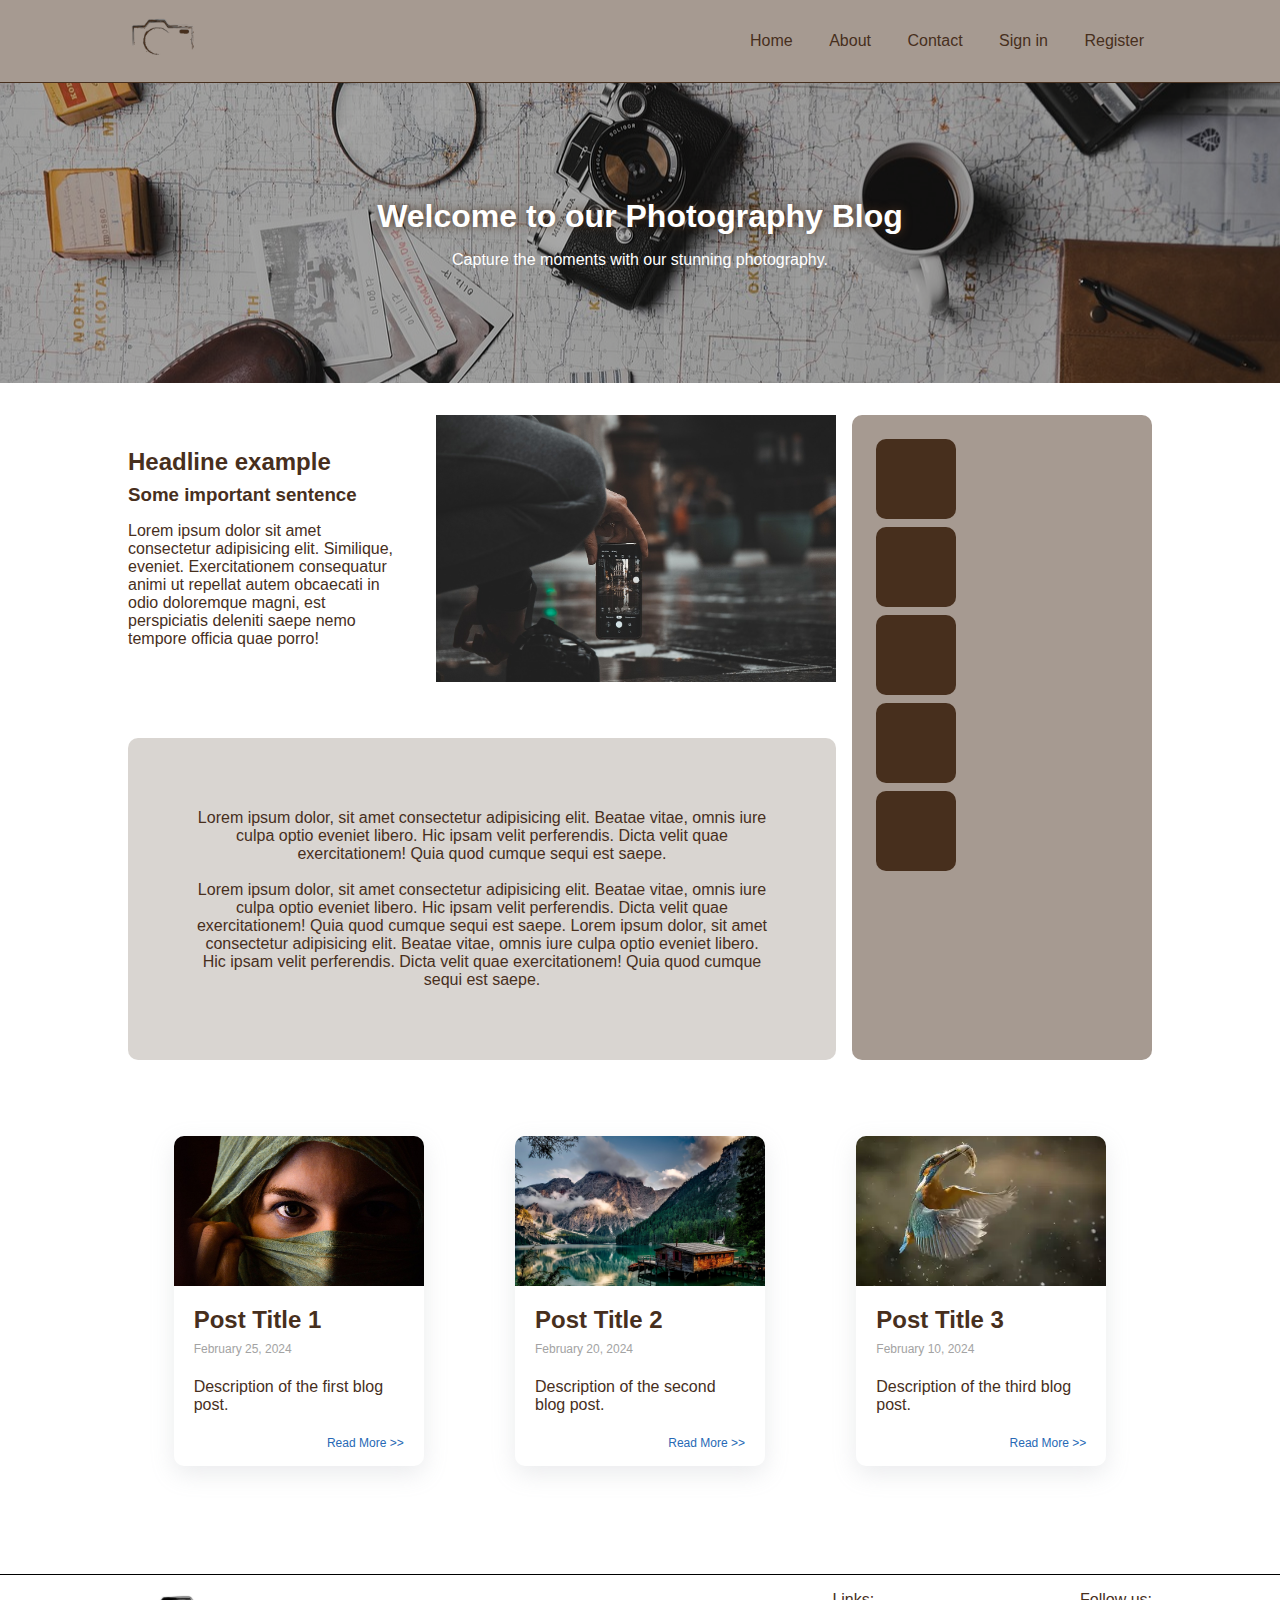
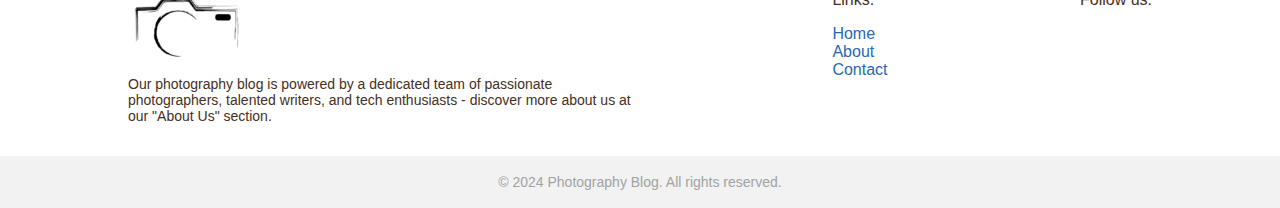
<file: Blog_domaci/index.html>
<!DOCTYPE html>
<html lang="en">

<head>
    <meta charset="UTF-8">
    <meta name="viewport" content="width=device-width, initial-scale=1.0">
    <title>Photography Blog</title>
    <link rel="stylesheet" href="./styles/index.css" />
    <link rel="stylesheet" href="https://cdnjs.cloudflare.com/ajax/libs/font-awesome/6.5.1/css/all.min.css"
        integrity="sha512-DTOQO9RWCH3ppGqcWaEA1BIZOC6xxalwEsw9c2QQeAIftl+Vegovlnee1c9QX4TctnWMn13TZye+giMm8e2LwA=="
        crossorigin="anonymous" referrerpolicy="no-referrer" />
</head>

<body>

    <div class="container">
        <header>
            <nav class="nav padding-nav">
                <img alt="logo" src="./images/logo-brown.png" />
                <ul>
                    <li><a href="/">Home</a></li>
                    <li><a href="./about.html">About</a></li>
                    <li><a href="./contact.html">Contact</a></li>
                    <li><a href="./sign-in.html">Sign in</a></li>
                    <li><a href="./register.html">Register</a></li>
                </ul>
            </nav>
            <div class="bg-image">
                <div class="absolute-content">
                    <h1>Welcome to our Photography Blog</h1>
                    <p>Capture the moments with our stunning photography.</p>
                </div>
            </div>
        </header>

        <div class="main padding-main">
            <section class="intro">
                <div class="intro-text">
                    <h2>Headline example</h2>
                    <h3>Some important sentence</h3>
                    <p>Lorem ipsum dolor sit amet consectetur adipisicing elit. Similique, eveniet. Exercitationem
                        consequatur animi ut repellat autem obcaecati in odio doloremque magni, est perspiciatis
                        deleniti saepe nemo tempore officia quae porro!</p>
                </div>
                <img class="intro-img" alt="intro" src="./images/photo-1.jpg" />
            </section>
            <section class="description">
                <p>Lorem ipsum dolor, sit amet consectetur adipisicing elit. Beatae vitae, omnis iure culpa optio
                    eveniet
                    libero. Hic ipsam velit perferendis. Dicta velit quae exercitationem! Quia quod cumque sequi est
                    saepe.
                </p>
                <p>Lorem ipsum dolor, sit amet consectetur adipisicing elit. Beatae vitae, omnis iure culpa optio
                    eveniet
                    libero. Hic ipsam velit perferendis. Dicta velit quae exercitationem! Quia quod cumque sequi est
                    saepe.
                    Lorem ipsum dolor, sit amet consectetur adipisicing elit. Beatae vitae, omnis iure culpa optio
                    eveniet
                    libero. Hic ipsam velit perferendis. Dicta velit quae exercitationem! Quia quod cumque sequi est
                    saepe.
                </p>
            </section>
            <aside class="aside-content">
                <div class="content-box"></div>
                <div class="content-box"></div>
                <div class="content-box"></div>
                <div class="content-box"></div>
                <div class="content-box"></div>
            </aside>
            <section class="card-wrapper">
                <div class="blog-card">
                    <img src="./images/portrait.jpg" alt="Post 1 Image">
                    <div class="card-content">
                        <h2>Post Title 1</h2>
                        <span>February 25, 2024</span>
                        <p>Description of the first blog post.</p>
                        <a href="./single-post.html">Read More >></a>
                    </div>
                </div>
                <div class="blog-card">
                    <img src="./images/mountains.jpg" alt="Post 2 Image">
                    <div class="card-content">
                        <h2>Post Title 2</h2>
                        <span>February 20, 2024</span>
                        <p>Description of the second blog post.</p>
                        <a href="#">Read More >></a>
                    </div>
                </div>
                <div class="blog-card">
                    <img src="./images/bird.webp" alt="Post 3 Image">
                    <div class="card-content">
                        <h2>Post Title 3</h2>
                        <span>February 10, 2024</span>
                        <p>Description of the third blog post.</p>
                        <a href="#">Read More >></a>
                    </div>
                </div>
            </section>
        </div>

        <footer class="footer">
            <div class="flex-row padding-footer">
                <div class="footer-col footer-logo">
                    <img alt="camera-logo" src="./images/logo.png" />
                    <p>Our photography blog is powered by a dedicated team of passionate photographers, talented
                        writers,
                        and
                        tech enthusiasts - discover more about us at our "About Us" section. </p>
                </div>
                <div class="footer-col">
                    <p>Links:</p>
                    <a href="/">Home</a>
                    <a href="./about.html">About</a>
                    <a href="./contact.html">Contact</a>
                </div>
                <div class="footer-col">
                    <p>Follow us:</p>
                    <div>
                        <i class="fa-brands fa-facebook"></i>
                        <i class="fa-brands fa-instagram"></i>
                        <i class="fa-brands fa-twitter"></i>
                    </div>
                </div>
            </div>
            <p class="copyright">&copy; 2024 Photography Blog. All rights reserved.</p>
        </footer>
    </div>

</body>

</html>
</file>
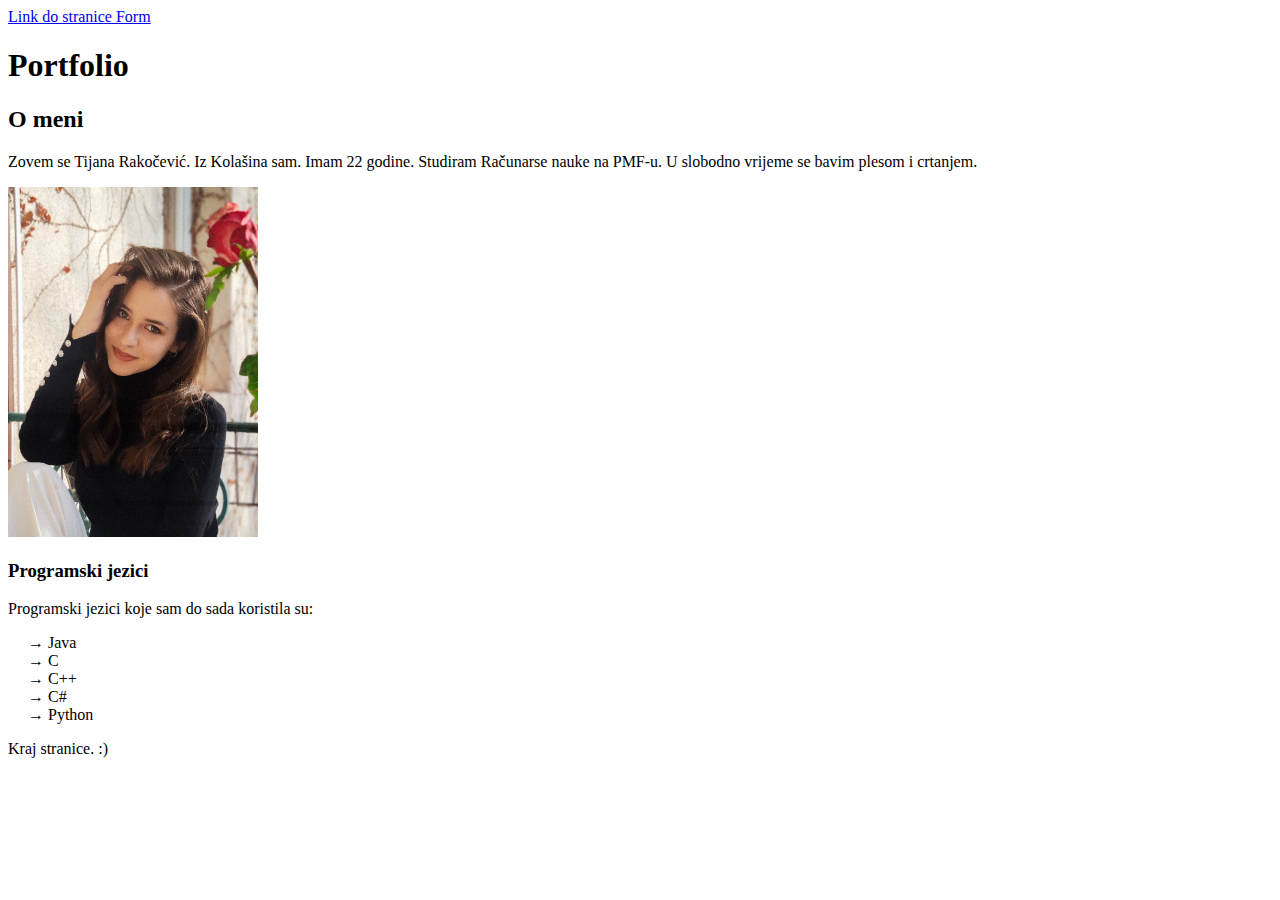
<file: domaci-1/index.html>
<!DOCTYPE html>
<html lang="en">
<head>
    <title>Portfolio</title>
</head>
<body>
    <header>
        <a href="form.html">Link do stranice Form</a>
    </header>
    <h1>Portfolio</h1>
    <h2>O meni</h2>
    <p>Zovem se Tijana Rakočević. Iz Kolašina sam. Imam 22 godine. Studiram Računarse nauke na PMF-u. U slobodno vrijeme se bavim plesom i crtanjem. </p>
    <img src="IMG_20221231_123023_124324.jpg" alt="Slika" width="250" height="350">
    <h3>Programski jezici</h3>
    <p>Programski jezici koje sam do sada koristila su:</p>
    <ul style="list-style-type: '→ ';">
        <li>Java</li>
        <li>C</li>
        <li>C++</li>
        <li>C#</li>
        <li>Python</li>
    </ul>
    <footer>
        <p>Kraj stranice. :) </p>
    </footer>
</body>
</html>
</file>
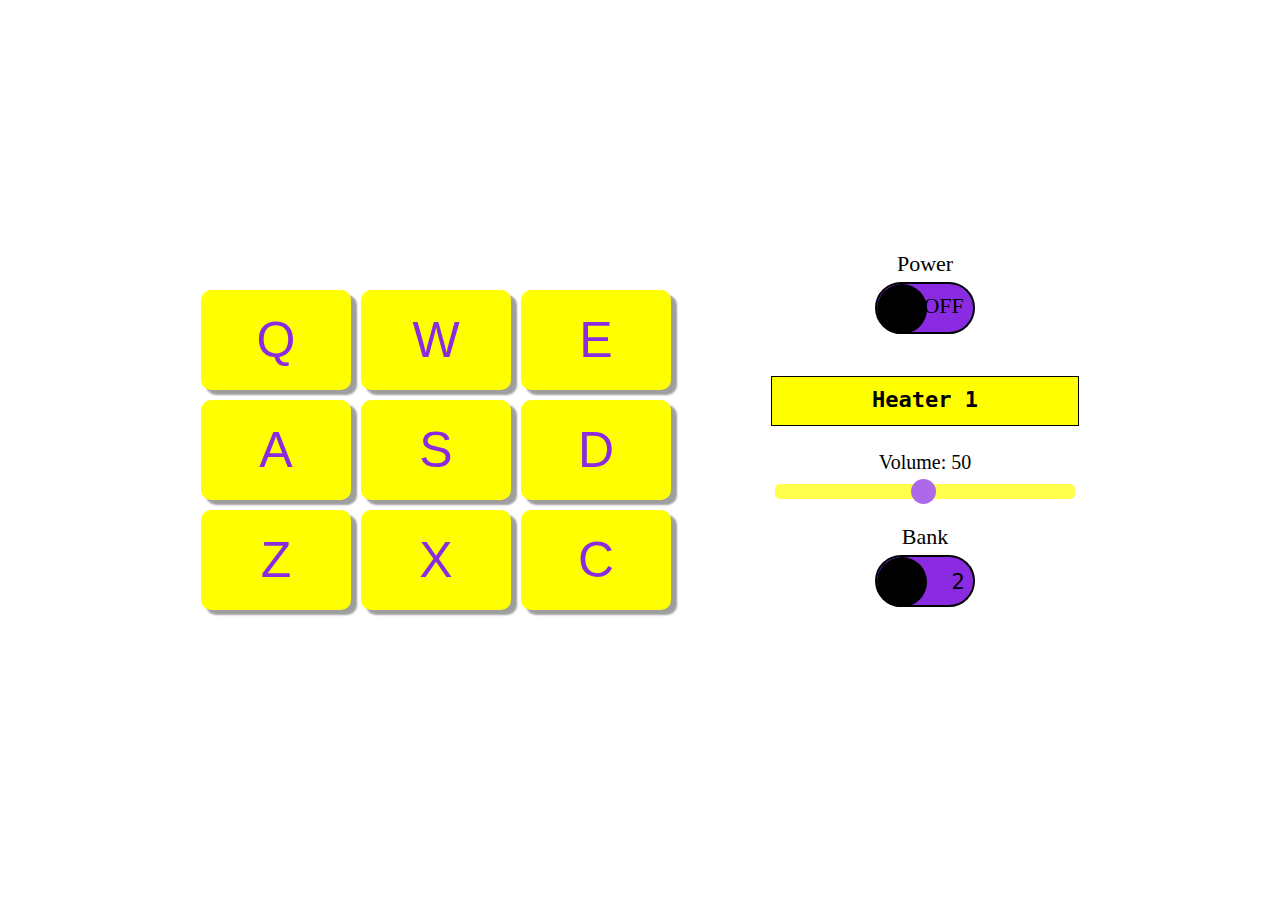
<file: domaci-5/index.html>
<!DOCTYPE html>
<html lang="en">

<head>
    <meta charset="UTF-8">
    <meta name="viewport" content="width=device-width, initial-scale=1.0">
    <title>Drum</title>
    <link rel="stylesheet" href="style.css">
</head>

<body>

    <div id="main">
        <div id="buttons">
            <button onclick="playClick(this)">Q</button>
            <button onclick="playClick(this)">W</button>
            <button onclick="playClick(this)">E</button>
            <button onclick="playClick(this)">A</button>
            <button onclick="playClick(this)">S</button>
            <button onclick="playClick(this)">D</button>
            <button onclick="playClick(this)">Z</button>
            <button onclick="playClick(this)">X</button>
            <button onclick="playClick(this)">C</button>
        </div>

        <div id="other">
            <div id="power">
                <p>Power</p>
                <input type="checkbox" id="power-switch" class="checkbox">
                <label for="power-switch" class="toggle">
                    <p id="on-off-action">ON OFF</p>
                </label>
            </div>

            <div id="heater">
                <pre id="text-field">Heater 1</pre>
            </div>

            <div id="slider-div">
                <p>Volume: <span id="vol-value">50</span></p>
                <input type="range" min="1" max="100" value="50" class="slider">
            </div>

            <div id="bank">
                <p>Bank</p>
                <input type="checkbox" id="bank-switch" class="checkbox">
                <label for="bank-switch" class="toggle">
                    <pre>1    2</pre>
                </label>
            </div>
        </div>
    </div>
    <script src="index.js"></script>
</body>

</html>
</file>
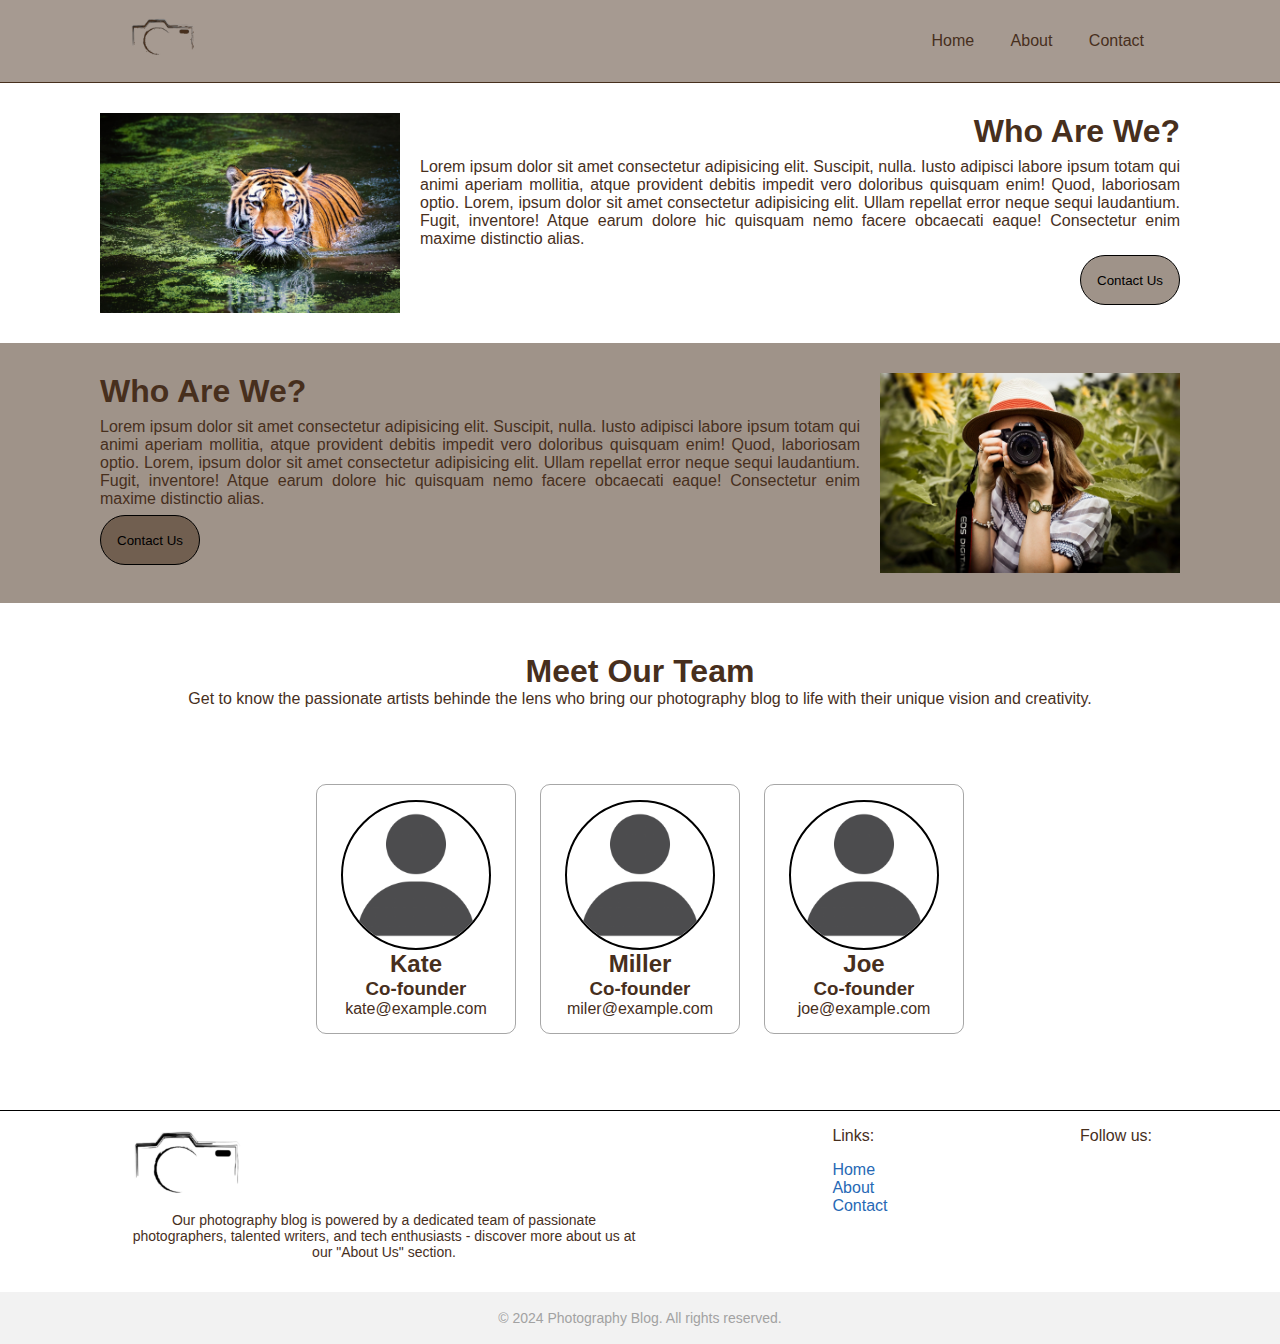
<file: Blog_domaci/about.html>
<!DOCTYPE html>
<html lang="en">

<head>
    <meta charset="UTF-8">
    <meta name="viewport" content="width=device-width, initial-scale=1.0">
    <title>About Us - Photography Blog</title>
    <link rel="stylesheet" href="./styles/about.css" />
    <link rel="stylesheet" href="https://cdnjs.cloudflare.com/ajax/libs/font-awesome/6.5.1/css/all.min.css"
        integrity="sha512-DTOQO9RWCH3ppGqcWaEA1BIZOC6xxalwEsw9c2QQeAIftl+Vegovlnee1c9QX4TctnWMn13TZye+giMm8e2LwA=="
        crossorigin="anonymous" referrerpolicy="no-referrer" />
</head>

<body>

    <div class="container">
        <header>
            <nav class="nav padding-nav">
                <img alt="logo" src="./images/logo-brown.png" />
                <ul>
                    <li><a href="./">Home</a></li>
                    <li><a href="./about.html">About</a></li>
                    <li><a href="./contact.html">Contact</a></li>
                </ul>
            </nav>
        </header>

        <section class="main">
            <div class="divs-div">
                <div id="first-div">
                    <img alt="img" src="images/tiger.jpg" class="imgs">
                    <div class="div1">
                        <h1>Who Are We?</h1>
                        <p>Lorem ipsum dolor sit amet consectetur adipisicing elit. Suscipit, nulla. Iusto adipisci
                            labore ipsum totam qui
                            animi aperiam mollitia, atque provident debitis impedit vero doloribus quisquam enim! Quod,
                            laboriosam optio.
                            Lorem, ipsum dolor sit amet consectetur adipisicing elit. Ullam repellat error neque sequi
                            laudantium.
                            Fugit, inventore! Atque earum dolore hic quisquam nemo facere obcaecati eaque! Consectetur
                            enim maxime distinctio alias.</p>
                        <a href="./contact.html"> <button>Contact Us</button> </a>
                    </div>
                </div>

                <div class="second-div">
                    <div class="div2">
                        <h1>Who Are We?</h1>
                        <p>Lorem ipsum dolor sit amet consectetur adipisicing elit. Suscipit, nulla. Iusto adipisci
                            labore ipsum totam qui
                            animi aperiam mollitia, atque provident debitis impedit vero doloribus quisquam enim! Quod,
                            laboriosam optio.
                            Lorem, ipsum dolor sit amet consectetur adipisicing elit. Ullam repellat error neque sequi
                            laudantium.
                            Fugit, inventore! Atque earum dolore hic quisquam nemo facere obcaecati eaque! Consectetur
                            enim maxime distinctio alias.</p>
                        <a href="./contact.html"> <button>Contact Us</button> </a>
                    </div>
                    <img alt="img" src="images/photographer.jpeg" class="imgs">
                </div>
            </div>

            <div class="metting">
                <div class="title-meet">
                    <h1>Meet Our Team</h1>
                    <p>Get to know the passionate artists behinde the lens who bring our photography blog to life with
                        their unique vision and creativity.</p>
                </div>

                <section class="cards">
                    <div class="card">
                        <img alt="person-icon" src="images/profile.png">
                        <h2>Kate</h2>
                        <h3>Co-founder</h3>
                        <p>kate@example.com</p>
                    </div>
                    <div class="card">
                        <img alt="person-icon" src="images/profile.png">
                        <h2>Miller</h2>
                        <h3>Co-founder</h3>
                        <p>miler@example.com</p>
                    </div>
                    <div class="card">
                        <img alt="person-icon" src="images/profile.png">
                        <h2>Joe</h2>
                        <h3>Co-founder</h3>
                        <p>joe@example.com</p>
                    </div>
                </section>
            </div>
        </section>

        <footer class="footer">
            <div class="flex-row padding-footer">
                <div class="footer-col footer-logo">
                    <img alt="camera-logo" src="./images/logo.png" />
                    <p>Our photography blog is powered by a dedicated team of passionate photographers, talented
                        writers,
                        and
                        tech enthusiasts - discover more about us at our "About Us" section. </p>
                </div>
                <div class="footer-col">
                    <p>Links:</p>
                    <a href="/">Home</a>
                    <a href="./about.html">About</a>
                    <a href="./contact.html">Contact</a>
                </div>
                <div class="footer-col">
                    <p>Follow us:</p>
                    <div>
                        <i class="fa-brands fa-facebook"></i>
                        <i class="fa-brands fa-instagram"></i>
                        <i class="fa-brands fa-twitter"></i>
                    </div>
                </div>
            </div>
            <p class="copyright">&copy; 2024 Photography Blog. All rights reserved.</p>
        </footer>
    </div>
</body>

</html>
</file>
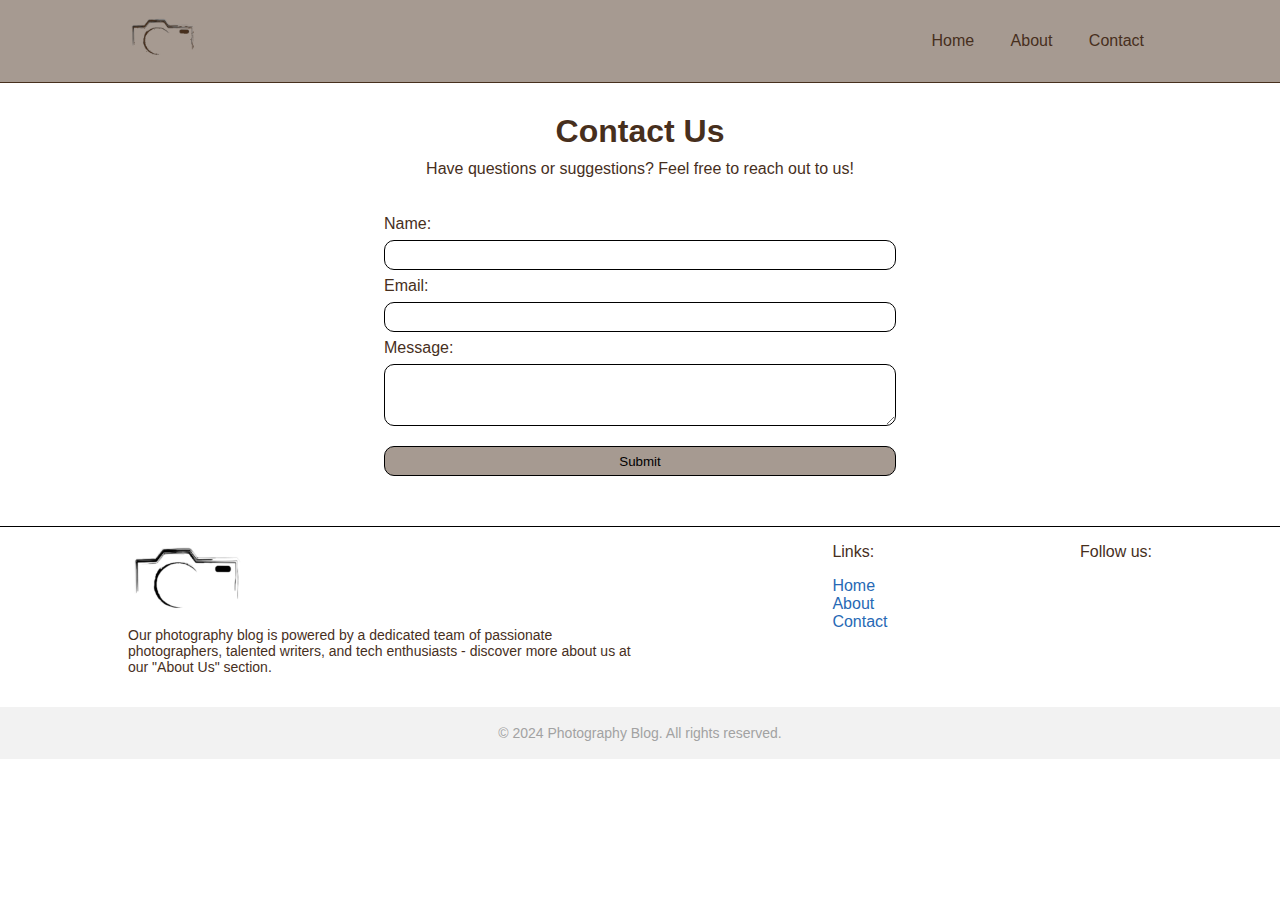
<file: Blog_domaci/contact.html>
<!DOCTYPE html>
<html lang="en">

<head>
    <meta charset="UTF-8">
    <meta name="viewport" content="width=device-width, initial-scale=1.0">
    <title>Contact Us - Photography Blog</title>
    <link rel="stylesheet" href="./styles/contact.css" />
    <link rel="stylesheet" href="https://cdnjs.cloudflare.com/ajax/libs/font-awesome/6.5.1/css/all.min.css"
        integrity="sha512-DTOQO9RWCH3ppGqcWaEA1BIZOC6xxalwEsw9c2QQeAIftl+Vegovlnee1c9QX4TctnWMn13TZye+giMm8e2LwA=="
        crossorigin="anonymous" referrerpolicy="no-referrer" />
</head>

<body>

    <div class="container">
        <header>
            <nav class="nav padding-nav">
                <img alt="logo" src="./images/logo-brown.png" />
                <ul>
                    <li><a href="./">Home</a></li>
                    <li><a href="./about.html">About</a></li>
                    <li><a href="./contact.html">Contact</a></li>
                </ul>
            </nav>
        </header>

        <section>
            <div class="title-div">
                <h1>Contact Us</h1>
                <p>Have questions or suggestions? Feel free to reach out to us!</p>
            </div>

            <div class="form-div">
                <form action="#" method="post">
                    <label for="name" id="lbl-name">Name:</label>
                    <input type="text" id="name" name="name" required>

                    <label for="email" id="lbl-email">Email:</label>
                    <input type="email" id="email" name="email" required>

                    <label for="message" id="lbl-mess">Message:</label>
                    <textarea id="message" name="message" rows="4" required></textarea>

                    <input type="submit" value="Submit" id="submit">
                </form>
            </div>
        </section>

        <footer class="footer">
            <div class="flex-row padding-footer">
                <div class="footer-col footer-logo">
                    <img alt="camera-logo" src="./images/logo.png" />
                    <p>Our photography blog is powered by a dedicated team of passionate photographers, talented
                        writers,
                        and
                        tech enthusiasts - discover more about us at our "About Us" section. </p>
                </div>
                <div class="footer-col">
                    <p>Links:</p>
                    <a href="/">Home</a>
                    <a href="./about.html">About</a>
                    <a href="./contact.html">Contact</a>
                </div>
                <div class="footer-col">
                    <p>Follow us:</p>
                    <div>
                        <i class="fa-brands fa-facebook"></i>
                        <i class="fa-brands fa-instagram"></i>
                        <i class="fa-brands fa-twitter"></i>
                    </div>
                </div>
            </div>
            <p class="copyright">&copy; 2024 Photography Blog. All rights reserved.</p>
        </footer>
    </div>
</body>

</html>
</file>
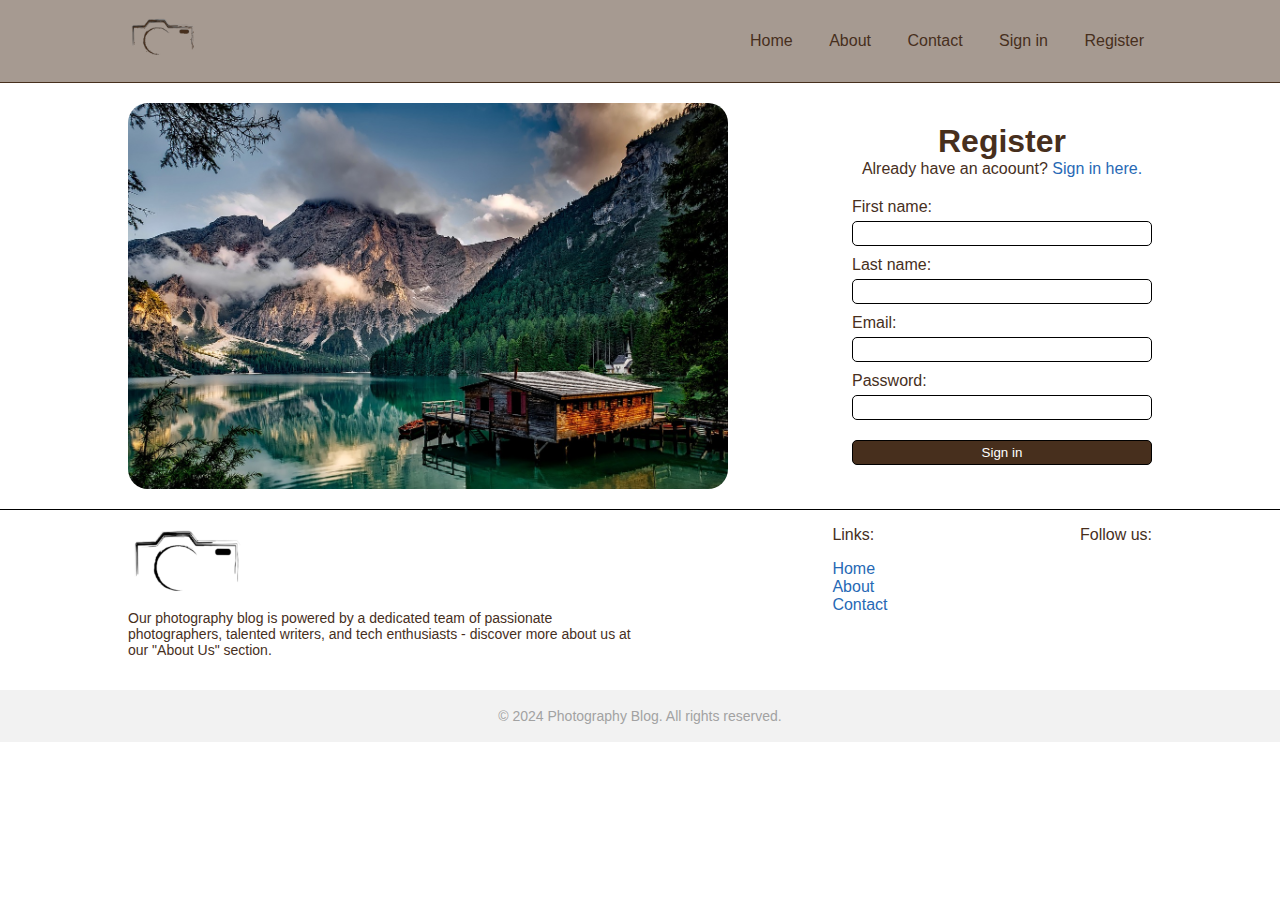
<file: Blog_domaci/register.html>
<!DOCTYPE html>
<html lang="en">

<head>
    <meta charset="UTF-8">
    <meta name="viewport" content="width=device-width, initial-scale=1.0">
    <title>Photography Blog</title>
    <link rel="stylesheet" href="./styles/register.css" />
    <link rel="stylesheet" href="https://cdnjs.cloudflare.com/ajax/libs/font-awesome/6.5.1/css/all.min.css"
        integrity="sha512-DTOQO9RWCH3ppGqcWaEA1BIZOC6xxalwEsw9c2QQeAIftl+Vegovlnee1c9QX4TctnWMn13TZye+giMm8e2LwA=="
        crossorigin="anonymous" referrerpolicy="no-referrer" />
</head>
<body>
    <div class="container">
        <header>
            <nav class="nav padding-nav">
                <img alt="logo" src="./images/logo-brown.png" />
                <ul>
                    <li><a href="./index.html">Home</a></li>
                    <li><a href="./about.html">About</a></li>
                    <li><a href="./contact.html">Contact</a></li> 
                    <li><a href="./sign-in.html">Sign in</a></li>
                    <li><a href="./register.html">Register</a></li>
                </ul>
            </nav>
        </header>
        <div class="main">
            <img class="main-img" alt="registration-img" src="images/mountains.jpg">
            <section>
                <div class="reg-title">
                    <h1>Register</h1>
                    <p>Already have an acoount? <a href="./sign_in.html">Sign in here.</a></p>
                </div>
                <form class="registration">
                    <label for="name">First name:</label>
                    <input id="name" name="name" type="text" required>

                    <label for="surname">Last name:</label>
                    <input id="surname" name="surname" type="text" required>

                    <label for="email">Email:</label>
                    <input id="email" name="email" type="email" required>

                    <label for="password">Password:</label>
                    <input id="password" name="password" type="password" required>
                    
                    <input type="submit" value="Sign in" class="sign-in">
                </form>
            </section>
        </div>
        <footer class="flex-row footer">
            <div class="padding-footer flex-row">
                <div class="footer-col footer-logo">
                    <img alt="camera-logo" src="./images/logo.png" />
                    <p>Our photography blog is powered by a dedicated team of passionate photographers, talented
                        writers,
                        and
                        tech enthusiasts - discover more about us at our "About Us" section. </p>
                </div>
                <div class="footer-col">
                    <p>Links:</p>
                    <a href="./index.html">Home</a>
                    <a href="./about.html">About</a>
                    <a href="./contact.html">Contact</a>
                </div>
                <div class="footer-col">
                    <p>Follow us:</p>
                    <div>
                        <i class="fa-brands fa-facebook"></i>
                        <i class="fa-brands fa-instagram"></i>
                        <i class="fa-brands fa-twitter"></i>
                    </div>
                </div>
            </div>
            <p class="copyright">&copy; 2024 Photography Blog. All rights reserved.</p>
        </footer>
    </div>
</body>
</html>
</file>
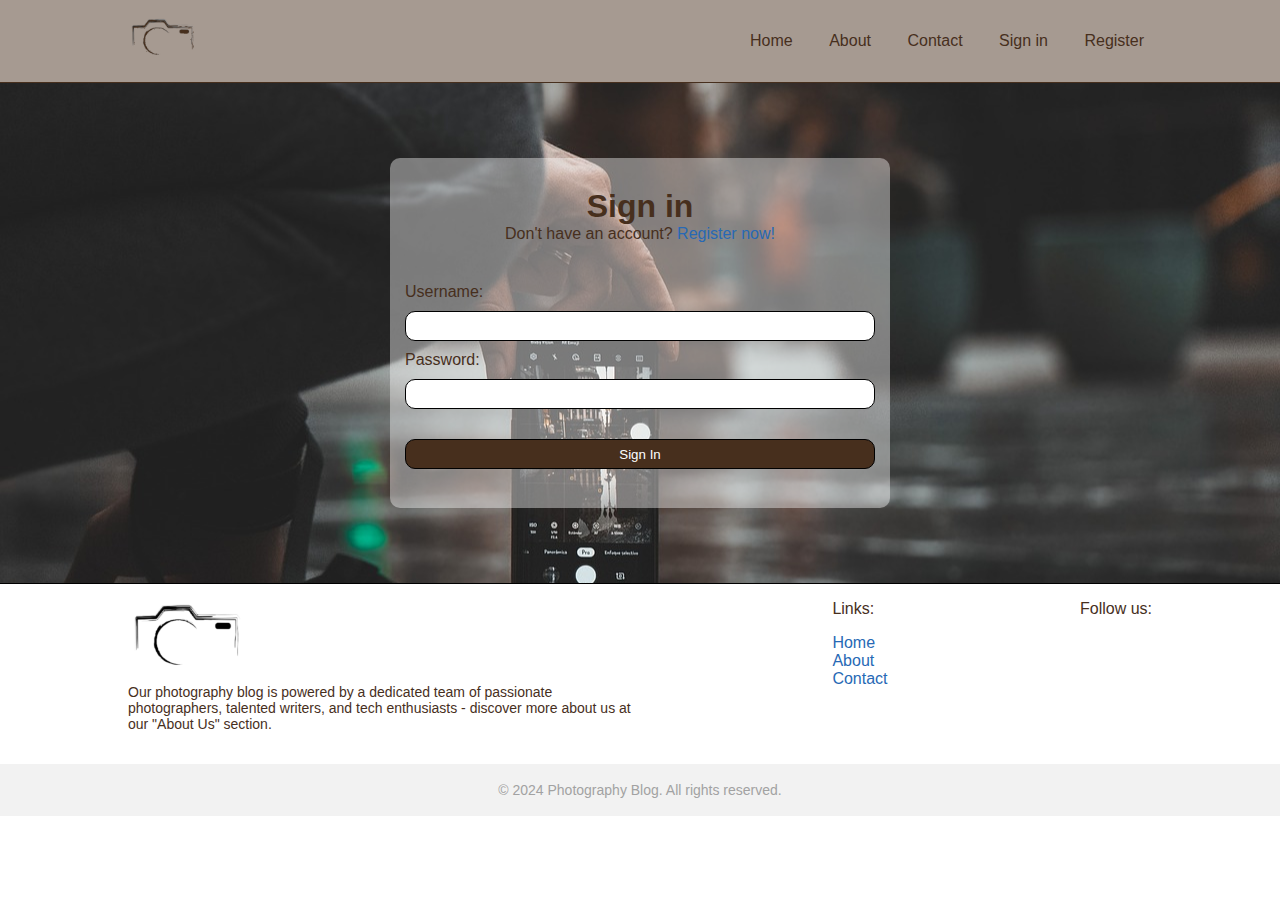
<file: Blog_domaci/sign-in.html>
<!DOCTYPE html>
<html lang="en">
<head>
    <meta charset="UTF-8">
    <meta name="viewport" content="width=device-width, initial-scale=1.0">
    <title>Photography Blog</title>
    <link rel="stylesheet" href="./styles/sign-in.css" />
    <link rel="stylesheet" href="https://cdnjs.cloudflare.com/ajax/libs/font-awesome/6.5.1/css/all.min.css"
        integrity="sha512-DTOQO9RWCH3ppGqcWaEA1BIZOC6xxalwEsw9c2QQeAIftl+Vegovlnee1c9QX4TctnWMn13TZye+giMm8e2LwA=="
        crossorigin="anonymous" referrerpolicy="no-referrer" />
</head>
<body>
    <div class="container">
        <header>
            <nav class="nav padding-nav">
                <img alt="logo" src="./images/logo-brown.png" />
                <ul>
                    <li><a href="./index.html">Home</a></li>
                    <li><a href="./about.html">About</a></li>
                    <li><a href="./contact.html">Contact</a></li> 
                    <li><a href="./sign-in.html">Sign in</a></li>
                    <li><a href="./register.html">Register</a></li>
                </ul>
            </nav>
        </header>
        <div class="main">
            <section>
                <div class="sign-title">
                    <h1>Sign in</h1>
                    <p>Don't have an account? <a href="register.html">Register now!</a></p>
                </div>
                <form>
                    <label for="name">Username:</label>
                    <input name="name" type="text" required>
        
                    <label for="password">Password:</label>
                    <input name="password" type="password" required>
        
                    <input type="submit" value="Sign In" class="sign-submit">
                </form>
            </section>
        </div>
        <footer class="flex-row footer">
            <div class="padding-footer flex-row">
                <div class="footer-col footer-logo">
                    <img alt="camera-logo" src="./images/logo.png" />
                    <p>Our photography blog is powered by a dedicated team of passionate photographers, talented
                        writers,
                        and
                        tech enthusiasts - discover more about us at our "About Us" section. </p>
                </div>
                <div class="footer-col">
                    <p>Links:</p>
                    <a href="./index.html">Home</a>
                    <a href="./about.html">About</a>
                    <a href="./contact.html">Contact</a>
                </div>
                <div class="footer-col">
                    <p>Follow us:</p>
                    <div>
                        <i class="fa-brands fa-facebook"></i>
                        <i class="fa-brands fa-instagram"></i>
                        <i class="fa-brands fa-twitter"></i>
                    </div>
                </div>
            </div>
            <p class="copyright">&copy; 2024 Photography Blog. All rights reserved.</p>
        </footer>
    </div>
</body>
</html>
</file>
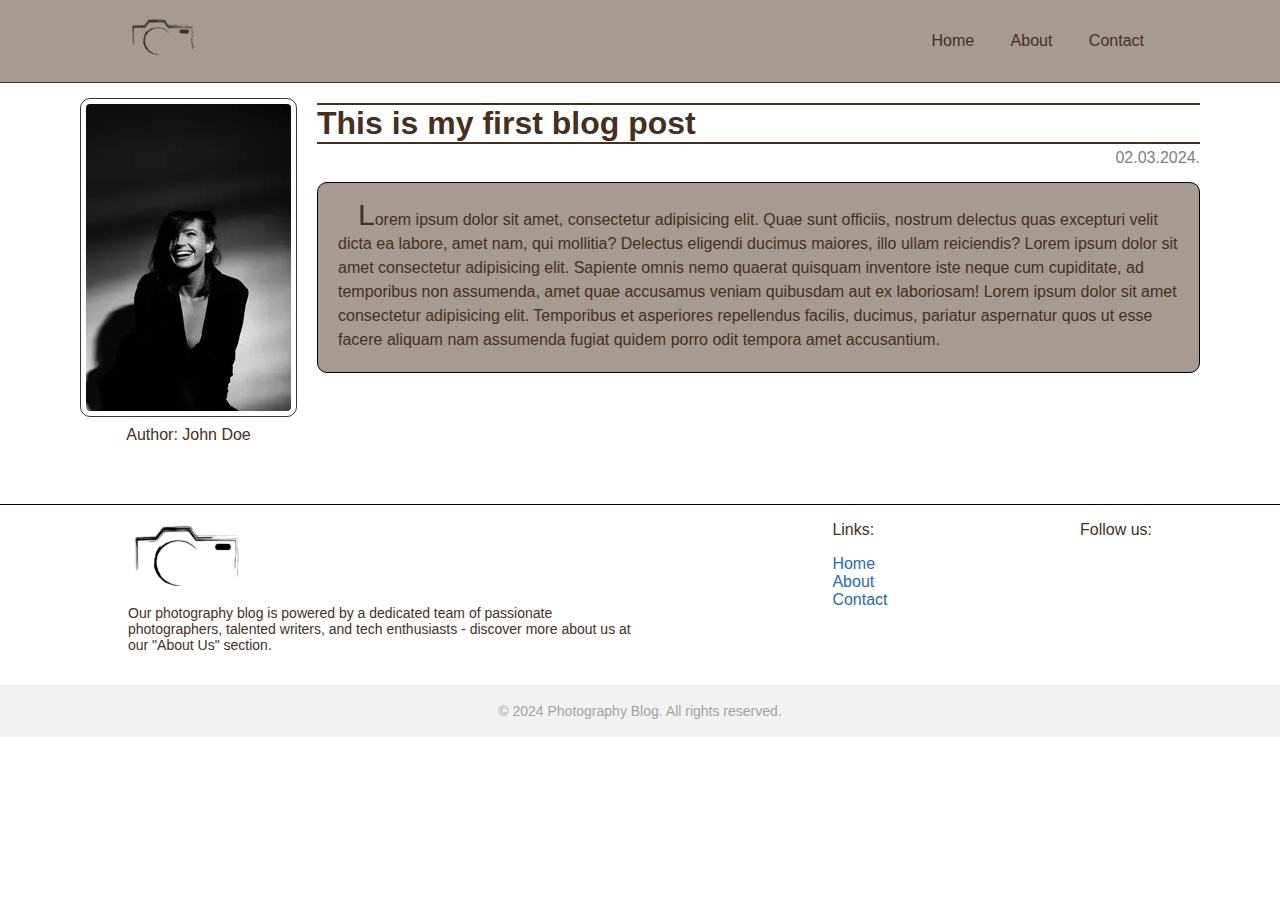
<file: Blog_domaci/single-post.html>
<!DOCTYPE html>
<html lang="en">

<head>
    <meta charset="UTF-8">
    <meta name="viewport" content="width=device-width, initial-scale=1.0">
    <title>Photography Blog</title>
    <link rel="stylesheet" href="https://cdnjs.cloudflare.com/ajax/libs/font-awesome/6.5.1/css/all.min.css"
        integrity="sha512-DTOQO9RWCH3ppGqcWaEA1BIZOC6xxalwEsw9c2QQeAIftl+Vegovlnee1c9QX4TctnWMn13TZye+giMm8e2LwA=="
        crossorigin="anonymous" referrerpolicy="no-referrer" />
    <link rel="stylesheet" href="styles/singlepost_style.css">
</head>

<body>
    <div class="container">
        <header>
            <nav class="nav padding-nav">
                <img alt="logo" src="./images/logo-brown.png" />
                <ul>
                    <li><a href="/">Home</a></li>
                    <li><a href="./about.html">About</a></li>
                    <li><a href="./contact.html">Contact</a></li>
                </ul>
            </nav>
        </header>
        <div class="content">
            <div class="img-cont">
                <img src="./images/portrait1.webp" alt="portrait">
                <p>Author: John Doe</p>
            </div>
            <div class="txt-cont">
                <h1>This is my first blog post</h1>
                <p id="date">02.03.2024.</p>
                <p id="txt">Lorem ipsum dolor sit amet, consectetur adipisicing elit. Quae sunt officiis, nostrum
                    delectus quas excepturi
                    velit dicta ea labore, amet nam, qui mollitia? Delectus eligendi ducimus maiores, illo ullam
                    reiciendis?
                    Lorem ipsum dolor sit amet consectetur adipisicing elit. Sapiente omnis nemo quaerat quisquam
                    inventore iste
                    neque cum cupiditate, ad temporibus non assumenda, amet quae accusamus veniam quibusdam aut ex
                    laboriosam!
                    Lorem ipsum dolor sit amet consectetur adipisicing elit. Temporibus et asperiores repellendus
                    facilis,
                    ducimus, pariatur aspernatur quos ut esse facere aliquam nam assumenda fugiat quidem porro odit
                    tempora amet
                    accusantium.</p>
            </div>
        </div>
        <footer class="footer">
            <div class="flex-row padding-footer">
                <div class="footer-col footer-logo">
                    <img alt="camera-logo" src="./images/logo.png" />
                    <p>Our photography blog is powered by a dedicated team of passionate photographers, talented
                        writers,
                        and
                        tech enthusiasts - discover more about us at our "About Us" section. </p>
                </div>
                <div class="footer-col">
                    <p>Links:</p>
                    <a href="/">Home</a>
                    <a href="./about.html">About</a>
                    <a href="./contact.html">Contact</a>
                </div>
                <div class="footer-col">
                    <p>Follow us:</p>
                    <div>
                        <i class="fa-brands fa-facebook"></i>
                        <i class="fa-brands fa-instagram"></i>
                        <i class="fa-brands fa-twitter"></i>
                    </div>
                </div>
            </div>
            <p class="copyright">&copy; 2024 Photography Blog. All rights reserved.</p>
        </footer>
    </div>
</body>

</html>
</file>
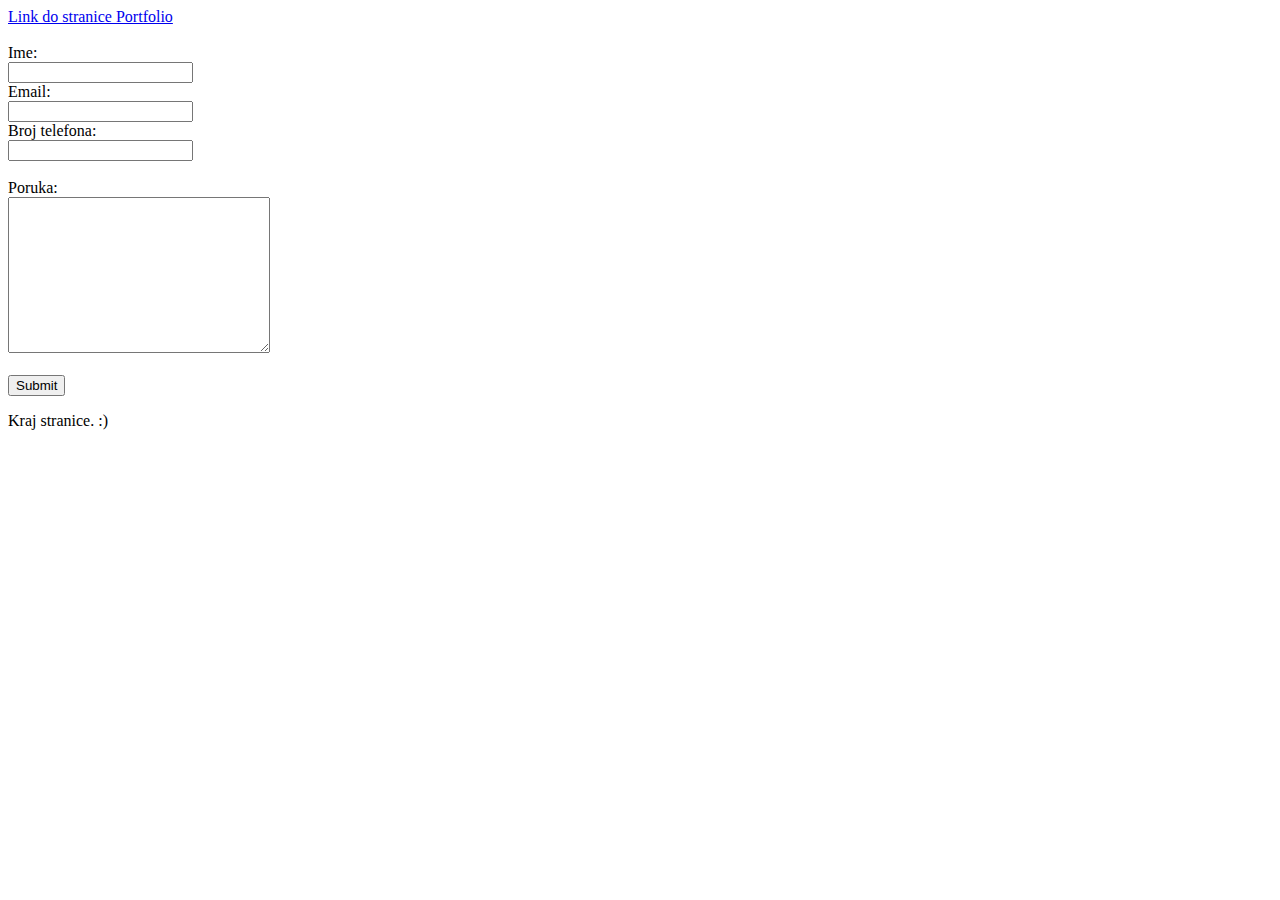
<file: domaci-1/form.html>
<!DOCTYPE html>
<html lang="en">
<head>
    <title>Form</title>
</head>
<body>
    <header>
        <a href="index.html">Link do stranice Portfolio</a>
    </header>
    <br>
    <form>
        <label for="fname">Ime:</label>
        <br>
        <input type="text" id="fname" name="fname">
        <br>
        <label for="email">Email:</label>
        <br>
        <input type="text" id="email" name="email">
        <br>
        <label for="pnum">Broj telefona:</label>
        <br>
        <input type="text" id="pnum" name="pnum">
        <br>
        <br>
        <label for="message">Poruka:</label>
        <br>
        <textarea name="message" rows="10" cols="30"></textarea>
        <br>        
        <br>
        <input type="submit" value="Submit">
      </form>
      <footer>
        <p>Kraj stranice. :) </p>
      </footer>
</body>
</html>
</file>
<file: Blog_domaci/styles/index.css>
* {
    margin: 0;
    padding: 0;
    box-sizing: border-box;
}

body {
    font-family: sans-serif;
    color: #472f1d;
}

a {
    text-decoration: none;
    color: #2769b5;
}

/* Header area */

.padding-nav {
    padding: 16px 10%;
}

.container {
    display: grid;
    grid-template-columns: 1fr;
}

.container .nav {
    background-color: #472f1d7c;
    border-bottom: 1px solid #472f1d;
    display: flex;
    flex-direction: row;
    align-items: center;
    justify-content: space-between;
}

.container .nav img {
    height: 50px;
}

.container .nav ul {
    list-style-type: none;
    padding: 0;
    margin: 0;
}

.container .nav ul li {
    display: inline-block;
    margin-right: 16px;
}

.container .nav ul li:last-child {
    margin-right: 0;
}

.container .nav ul li a {
    padding: 4px 8px;
    color: #472f1d;
}

.container .nav ul li a:hover {
    border-bottom: 1px solid #472f1d;
}

.bg-image {
    height: 300px;
    background-image: url("../images/header.jpg");
    background-repeat: no-repeat;
    background-size: cover;
    background-position: center;
    color: #fff;
    text-align: center;
    position: relative;
}

.absolute-content {
    position: absolute;
    top: 50%;
    left: 50%;
    transform: translate(-50%, -50%);
}

.bg-image h1 {
    margin-top: 0;
    margin-bottom: 1rem;
    text-shadow: #472f1d 1px 0 10px;
}

.bg-image p {
    margin: 0;
}

/* Main area */

.main {
    display: grid;
    grid-template-columns: 1fr 300px;
    grid-template-rows: 1fr 1fr;
    column-gap: 16px;
    align-items: start;
}

.intro {
    grid-column: 1/1;
    grid-row: 1/2;
    margin-bottom: 56px;
    display: grid;
    grid-template-columns: 1fr 400px;
    justify-items: stretch;
    align-items: center;
    column-gap: 32px;
}

.intro-text h2 {
    margin-top: 0;
    margin-bottom: 8px;
}

.intro-text h3 {
    margin-top: 0;
    margin-bottom: 16px;
}

.padding-main {
    padding: 32px 10%;
}

section.description {
    grid-column: 1/1;
    grid-row: 2/3;
    align-self: stretch;
    background-color: #472f1d34;
    border-radius: 10px;
    padding: 32px 64px;
    display: flex;
    flex-direction: column;
    justify-content: center;
}

.description p {
    text-align: center;
    padding-bottom: 18px;
}

.description p:last-child {
    padding-bottom: 0;
}

.card-wrapper {
    grid-column: 1/-1;
    display: flex;
    align-items: center;
    justify-content: space-around;
    flex-wrap: wrap;
    margin: 64px 0;
}

.card-wrapper .blog-card {
    width: 250px;
    margin: 12px;
    border-radius: 10px;
    overflow: hidden;
    box-shadow: rgba(149, 157, 165, 0.2) 0px 8px 24px;
}

.card-wrapper .blog-card img {
    width: 100%;
    height: 150px;
    object-fit: cover;
}

.card-wrapper .card-content {
    padding: 16px 20px;
    display: flex;
    flex-direction: column;
}

.card-wrapper .card-content h2 {
    margin-top: 0;
    margin-bottom: 8px;
}

.card-wrapper .card-content span {
    font-size: 12px;
    margin-bottom: 22px;
    color: #a3a3a3;
}

.card-wrapper .card-content a {
    font-size: 12px;
    margin-top: 22px;
    align-self: flex-end;
}

.card-wrapper .card-content a:hover {
    text-decoration: underline;
}

/* Aside area */

.aside-content {
    grid-row: 1/3;
    align-self: stretch;
    border-radius: 10px;
    background-color: #472f1d7c;
    padding: 16px;
}

.content-box {
    border-radius: 10px;
    height: 80px;
    width: 80px;
    margin: 8px;
    background-color: #472f1d;
}

/* Footer area */

.padding-footer {
    padding: 16px 10%;
}

.footer {
    border-top: 1px solid #000;
    background-color: #fff;
}

.footer div {
    display: flex;
    align-items: center;
    justify-content: space-between;
    align-items: flex-start;
}

.copyright {
    text-align: center;
    font-size: 14px;
    color: #a2a2a2;
    font-weight: 200;
    margin: 0;
    background-color: #f2f2f2;
}

.footer .footer-logo {
    width: 50%;
    font-size: 14px;
}

.footer .footer-col {
    height: 100%;
    display: flex;
    flex-direction: column;
    align-items: flex-start;
}

.footer .footer-col p {
    margin-bottom: 16px;
}

.footer .footer-col i {
    margin-right: 8px;
}

.footer .footer-logo img {
    width: 120px
}

.footer .copyright {
    padding: 18px 10%;
}

@media only screen and (max-width: 1020px) {
    .main {
        grid-template-columns: 1fr;
        grid-template-rows: auto;
    }

    .intro {
        grid-column: span 1;
        grid-row: auto;
    }

    section.description {
        grid-column: 1/-1;
        grid-row: auto;
    }

    .aside-content {
        grid-row: span 1;
        margin: 42px 0;
    }
}

@media only screen and (max-width: 700px) {
    .intro {
        width: 100%;
        grid-template-columns: 1fr;
        justify-items: center;
    }

    .intro-img {
        margin-top: 32px;
        width: 100%;
    }

    .container .nav {
        display: flex;
        flex-direction: column;
        align-items: center;
    }

    .container .nav img {
        margin-bottom: 16px;
    }

    .container .nav ul li {
        margin: 0;
        display: block;
        text-align: center;
        margin-bottom: 8px;
    }

    .footer div {
        display: flex;
        flex-direction: column;
        align-items: center;
    }

    .footer .footer-logo p {
        text-align: center;
    }

    .footer .footer-col {
        margin-bottom: 20px;
        height: 100%;
        display: flex;
        flex-direction: column;
        align-items: center;
    }

    .footer .footer-col p {
        margin-bottom: 16px;
    }

    .footer .footer-col i {
        margin-right: 0;
        margin-bottom: 8px;
    }
}
</file>
<file: domaci-5/style.css>
* {
    margin: 0;
    padding: 0;
    box-sizing: border-box;
}

#main {
    display: flex;
    position: absolute;
    top: 50%;
    left: 50%;
    transform: translate(-50%, -50%);
}

#other {
    display: flex;
    flex-direction: column;
    padding-left: 100px;
    align-items: center;
    text-align: center;
}

#buttons {
    display: grid;
    grid-template-columns: 150px 150px 150px;
    grid-template-rows: 100px 100px 100px;
    row-gap: 10px;
    column-gap: 10px;
    align-content: center;
}

#buttons button {
    background-color: yellow;
    color: blueviolet;
    font-size: 50px;
    border: none;
    border-radius: 10px;
    box-shadow: 5px 5px 2px rgba(0, 0, 0, 0.379);
}

.toggle {
    position : relative;
    width: 100px;
    height: 52px;
    background-color: blueviolet;
    border-radius: 30px;
    border: 2px solid black;
    display: flex;
    font-size: 22px;
    justify-content: center;
    align-items: center;
    margin-bottom: 42px;
}
       
.toggle:after {
    content: '';
    position: absolute;
    width: 50px;
    height: 50px;
    border-radius: 50%;
    background-color: black;
    top: 0; 
    left: 0;
    transition:  all 0.5s;
}
       
.checkbox:checked + .toggle::after {
    left : 49px; 
}
       
.checkbox:checked + .toggle {
    background-color: yellow;
}
       
.checkbox { 
    display : none;
}

#power p {
    font-size: 22px;
    padding-bottom: 5px;
}

#bank p {
    font-size: 22px;
    padding-bottom: 5px;
}

#heater {
    background-color: yellow;
    text-align: center;
    font-weight: bold;
    font-size: 22px;
    padding: 10px 100px;
    height: 50px;
    border: 1px solid black;
    margin-bottom: 25px;
}

#slider-div{
    width: 300px;
}

.slider {
    -webkit-appearance: none;
    width: 100%;
    height: 15px;
    border-radius: 5px;  
    background: yellow;
    outline: none;
    opacity: 0.7;
    -webkit-transition: .2s;
    transition: opacity .2s;
    margin-bottom: 25px;
  }
  
  .slider::-webkit-slider-thumb {
    -webkit-appearance: none;
    appearance: none;
    width: 25px;
    height: 25px;
    border-radius: 50%; 
    background: blueviolet;
    cursor: pointer;
  }
  
  .slider::-moz-range-thumb {
    width: 25px;
    height: 25px;
    border-radius: 50%;
    background: blueviolet;
    cursor: pointer;
  }

  #slider-div p {
    margin-bottom: 10px;
    font-size: 20px;
  }
</file>
<file: Blog_domaci/styles/about.css>
* {
    margin: 0;
    padding: 0;
    box-sizing: border-box;
}

body {
    font-family: sans-serif;
    color: #472f1d;
}

a {
    text-decoration: none;
    color: #2769b5;
}

/* Header area */

.padding-nav {
    padding: 16px 10%;
}

.container {
    display: grid;
    grid-template-columns: 1fr;
}

.container .nav {
    background-color: #472f1d7c;
    border-bottom: 1px solid #472f1d;
    display: flex;
    flex-direction: row;
    align-items: center;
    justify-content: space-between;
}

.container .nav img {
    height: 50px;
}

.container .nav ul {
    list-style-type: none;
    padding: 0;
    margin: 0;
}

.container .nav ul li {
    display: inline-block;
    margin-right: 16px;
}

.container .nav ul li:last-child {
    margin-right: 0;
}

.container .nav ul li a {
    padding: 4px 8px;
    color: #472f1d;
}

.container .nav ul li a:hover {
    border-bottom: 1px solid #472f1d;
}

.padding-footer {
    padding: 16px 10%;
}

.footer {
    border-top: 1px solid #000;
    background-color: #fff;
}

.footer div {
    display: flex;
    align-items: center;
    justify-content: space-between;
    align-items: flex-start;
}

.copyright {
    text-align: center;
    font-size: 14px;
    color: #a2a2a2;
    font-weight: 200;
    margin: 0;
    background-color: #f2f2f2;
}

.footer .footer-logo {
    width: 50%;
    font-size: 14px;
}

.footer .footer-col {
    height: 100%;
    display: flex;
    flex-direction: column;
    align-items: flex-start;
}

.footer .footer-col p {
    margin-bottom: 16px;
}

.footer .footer-col i {
    margin-right: 8px;
}

.footer .footer-logo img {
    width: 120px
}

.footer .copyright {
    padding: 18px 10%;
}

.main {
    display: flex;
    flex-direction: column;
}

.cards img {
    width: 50px;
}

.imgs {
    width: 300px;
}

#first-div {
    display: flex;
    padding: 30px 100px;
    background-color: white;
}

.div1 {
    display: grid;
    margin-left: 20px;
}

.div1 h1 {
    text-align: right;
}

.div1 p {
    text-align: justify;
}

.div1 button {
    width: 100px;
    height: 50px;
    border-radius: 50px;
    border: 1px solid black;
    display: block;
    margin-left: auto;
    margin-right: 0;
    background-color: #472f1d85;
}

.second-div {
    display: flex;
    background-color: #472f1d85;
    padding: 30px 100px;
}

.div2 {
    display: grid;
    margin-right: 20px;
}

.div2 h1 {
    text-align: left;
}

.div2 p {
    text-align: justify;
}

.div2 button {
    width: 100px;
    height: 50px;
    border-radius: 50px;
    border: 1px solid black;
    display: block;
    margin-left: 0;
    margin-right: auto;
    background-color: #472f1d85;
}

.cards {
    display: flex;
    align-content: space-around;
    justify-content: center;
    flex-wrap: wrap;
    margin: 64px 0;
}

.cards .card {
    width: 200px;
    height: 250px;
    margin: 12px;
    border-radius: 10px;
    border: 1px solid rgba(0, 0, 0, 0.347);
    overflow: hidden;
    align-content: center;
}

.title-meet {
    text-align: center;
    margin-top: 50px;
}

.card img {
    width: 150px;
    display: block;
    margin: 0 auto;
    border: 2px solid black;
    border-radius: 100px;
}

.card h2, h3, p{
    text-align: center;
}

.card:hover {
    box-shadow: rgba(149, 157, 165, 0.2) 0px 8px 24px;
    transform: scale(1.1);
}

.divs-div button:hover {
    background-color: #472f1d;
}

@media only screen and (max-width: 600px) {
    .container .nav {
        display: flex;
        flex-direction: column;
        align-items: center;
    }

    .container .nav img {
        margin-bottom: 16px;
    }

    .container .nav ul li {
        margin: 0;
        display: block;
        text-align: center;
        margin-bottom: 8px;
    }

    .footer div {
        display: flex;
        flex-direction: column;
        align-items: center;
    }

    .footer .footer-logo p {
        text-align: center;
    }

    .footer .footer-col {
        margin-bottom: 20px;
        height: 100%;
        display: flex;
        flex-direction: column;
        align-items: center;
    }

    .footer .footer-col p {
        margin-bottom: 16px;
    }

    .footer .footer-col i {
        margin-right: 0;
        margin-bottom: 8px;
    }

    body {
        width: inherit;
    }

    .divs-div {
        width: inherit;
        padding: 0;
    }

    #first-div {
        width: inherit;
        display: grid;
        padding: 24px;
    }

    #first-div img {
        width: 100%;
        padding-bottom: 20px;
    }

    .div1 {
        width: inherit;
    }

    .div1 h1 {
        padding-bottom: 10px;
    }

    .div1 p {
        padding-bottom: 20px;
        width: auto;
    }

    .second-div {
        width: inherit;
        display: grid;
        padding: 24px;
    }

    .second-div img {
        width: 100%;
    }

    .div2 h1 {
        padding-bottom: 10px;
    }

    .div2 p {
        padding-bottom: 20px;
        width: auto;
    }

    .div2 a {
        padding-bottom: 20px;
    }

    .metting {
        display: grid;
        width: inherit;
    }

    .title-meet {
        padding: 0 30px;
    }

    .title-meet h1 {
        font-size: 28px;
        padding-bottom: 10px;
    }

    .title-meet p {
        font-size: 20px;
    }

    .divs-div p {
        font-size: 24px;
    }

    .divs-div h1 {
        font-size: 28px;
    }

    .divs-div button {
        width: 120px;
        padding: 12px;
        font-size: 16px;
    }
}
</file>
<file: Blog_domaci/styles/contact.css>
* {
    margin: 0;
    padding: 0;
    box-sizing: border-box;
}

body {
    font-family: sans-serif;
    color: #472f1d;
}

a {
    text-decoration: none;
    color: #2769b5;
}

/* Header area */

.padding-nav {
    padding: 16px 10%;
}

.container {
    display: grid;
    grid-template-columns: 1fr;
}

.container .nav {
    background-color: #472f1d7c;
    border-bottom: 1px solid #472f1d;
    display: flex;
    flex-direction: row;
    align-items: center;
    justify-content: space-between;
}

.container .nav img {
    height: 50px;
}

.container .nav ul {
    list-style-type: none;
    padding: 0;
    margin: 0;
}

.container .nav ul li {
    display: inline-block;
    margin-right: 16px;
}

.container .nav ul li:last-child {
    margin-right: 0;
}

.container .nav ul li a {
    padding: 4px 8px;
    color: #472f1d;
}

.container .nav ul li a:hover {
    border-bottom: 1px solid #472f1d;
}

.padding-footer {
    padding: 16px 10%;
}

.footer {
    border-top: 1px solid #000;
    background-color: #fff;
}

.footer div {
    display: flex;
    align-items: center;
    justify-content: space-between;
    align-items: flex-start;
}

.copyright {
    text-align: center;
    font-size: 14px;
    color: #a2a2a2;
    font-weight: 200;
    margin: 0;
    background-color: #f2f2f2;
}

.footer .footer-logo {
    width: 50%;
    font-size: 14px;
}

.footer .footer-col {
    height: 100%;
    display: flex;
    flex-direction: column;
    align-items: flex-start;
}

.footer .footer-col p {
    margin-bottom: 16px;
}

.footer .footer-col i {
    margin-right: 8px;
}

.footer .footer-logo img {
    width: 120px
}

.footer .copyright {
    padding: 18px 10%;
}

.form-div {
    display: flex;
    flex-direction: column;
    width: 40%;
    margin-left: auto;
    margin-right: auto;
    margin-bottom: 50px;
}

form {
    display: flex;
    flex-direction: column;
}

.title-div {
    text-align: center;
    margin-top: 30px;
    margin-bottom: 30px;
}

.title-div h1 {
    padding-bottom: 10px;
}

input {
    border-radius: 10px;
    border: 1px solid black;
    height: 30px;  
}

textarea {
    border-radius: 10px;
    border: 1px solid black;
}

#lbl-name {
    padding: 7px 0;
}

#lbl-email {
    padding: 7px 0;
}

#lbl-mess {
    padding: 7px 0;
}

#submit {
    margin-top: 20px;
    background-color: rgba(71, 47, 29, 0.486);
}

@media only screen and (max-width: 600px) {
    .container .nav {
        display: flex;
        flex-direction: column;
        align-items: center;
    }

    .container .nav img {
        margin-bottom: 16px;
    }

    .container .nav ul li {
        margin: 0;
        display: block;
        text-align: center;
        margin-bottom: 8px;
    }

    .footer div {
        display: flex;
        flex-direction: column;
        align-items: center;
    }

    .footer .footer-logo p {
        text-align: center;
    }

    .footer .footer-col {
        margin-bottom: 20px;
        height: 100%;
        display: flex;
        flex-direction: column;
        align-items: center;
    }

    .footer .footer-col p {
        margin-bottom: 16px;
    }

    .footer .footer-col i {
        margin-right: 0;
        margin-bottom: 8px;
    }

    .form-div {
        width: 300px;
    }

    p {
        padding: 0 20px;
    }
}
</file>
<file: Blog_domaci/styles/register.css>
* {
    margin: 0;
    padding: 0;
    box-sizing: border-box;
}

body {
    font-family: sans-serif;
    color: #472f1d;
}

a {
    text-decoration: none;
    color: #2769b5;
}

/* Header area */

.padding-nav {
    padding: 16px 10%;
}

.container {
    display: grid;
    grid-template-columns: 1fr;
}

.container .nav {
    background-color: #472f1d7c;
    border-bottom: 1px solid #472f1d;
    display: flex;
    flex-direction: row;
    align-items: center;
    justify-content: space-between;
}

.container .nav img {
    height: 50px;
}

.container .nav ul {
    list-style-type: none;
    padding: 0;
    margin: 0;
}

.container .nav ul li {
    display: inline-block;
    margin-right: 16px;
}

.container .nav ul li:last-child {
    margin-right: 0;
}

.container .nav ul li a {
    padding: 4px 8px;
    color: #472f1d;
}

.container .nav ul li a:hover {
    border-bottom: 1px solid #472f1d;
}

.padding-footer {
    padding: 16px 10%;
}

.footer {
    border-top: 1px solid #000;
    background-color: #fff;
}

.footer div {
    display: flex;
    align-items: center;
    justify-content: space-between;
    align-items: flex-start;
}

.copyright {
    text-align: center;
    font-size: 14px;
    color: #a2a2a2;
    font-weight: 200;
    margin: 0;
    background-color: #f2f2f2;
}

.footer .footer-logo {
    width: 50%;
    font-size: 14px;
}

.footer .footer-col {
    height: 100%;
    display: flex;
    flex-direction: column;
    align-items: flex-start;
}

.footer .footer-col p {
    margin-bottom: 16px;
}

.footer .footer-col i {
    margin-right: 8px;
}

.footer .footer-logo img {
    width: 120px
}

.footer .copyright {
    padding: 18px 10%;
}

.main {
    display: flex;
    width: 80%;
    margin-left: auto;
    margin-right: auto;
    margin-top: 20px;
    margin-bottom: 20px;
    justify-content: space-between;
}

.main .main-img {
    width: 600px;
    height: auto;
    border-radius: 20px;
}

section {
    display: flex;
    flex-direction: column;
    /*padding-left: 50px;*/
    padding-top: 20px;
}

.registration {
    display: flex;
    flex-direction: column;
    justify-content: space-evenly;
}

.reg-title {
    text-align: center;
    padding-bottom: 20px;
}

.registration label {
    padding-bottom: 5px;
}

.registration input {
    height: 25px;
    width: 300px;
    border-radius: 5px;
    border: 1px solid black;
    margin-bottom: 10px;
}

.sign-in {
    margin-top: 10px;
    background-color: #472f1d;
    color: white;
}

@media only screen and (max-width: 600px) {
    .container .nav {
        display: flex;
        flex-direction: column;
        align-items: center;
    }

    .container .nav img {
        margin-bottom: 16px;
    }

    .container .nav ul li {
        margin: 0;
        display: block;
        text-align: center;
        margin-bottom: 8px;
    }

    .footer div {
        display: flex;
        flex-direction: column;
        align-items: center;
    }

    .footer .footer-logo p {
        text-align: center;
    }

    .footer .footer-col {
        margin-bottom: 20px;
        height: 100%;
        display: flex;
        flex-direction: column;
        align-items: center;
    }

    .footer .footer-col p {
        margin-bottom: 16px;
    }

    .footer .footer-col i {
        margin-right: 0;
        margin-bottom: 8px;
    }

    .main-img {
        display: none;
    }

    body {
        width: inherit;
    }

    section {
        width: 100%;
    }

    .registration input {
        width: 100%;
    }
}
</file>
<file: Blog_domaci/styles/sign-in.css>
* {
    margin: 0;
    padding: 0;
    box-sizing: border-box;
}

body {
    font-family: sans-serif;
    color: #472f1d;
}

a {
    text-decoration: none;
    color: #2769b5;
}

/* Header area */

.padding-nav {
    padding: 16px 10%;
}

.container {
    display: grid;
    grid-template-columns: 1fr;
}

.container .nav {
    background-color: #472f1d7c;
    border-bottom: 1px solid #472f1d;
    display: flex;
    flex-direction: row;
    align-items: center;
    justify-content: space-between;
}

.container .nav img {
    height: 50px;
}

.container .nav ul {
    list-style-type: none;
    padding: 0;
    margin: 0;
}

.container .nav ul li {
    display: inline-block;
    margin-right: 16px;
}

.container .nav ul li:last-child {
    margin-right: 0;
}

.container .nav ul li a {
    padding: 4px 8px;
    color: #472f1d;
}

.container .nav ul li a:hover {
    border-bottom: 1px solid #472f1d;
}

.padding-footer {
    padding: 16px 10%;
}

.footer {
    border-top: 1px solid #000;
    background-color: #fff;
}

.footer div {
    display: flex;
    align-items: center;
    justify-content: space-between;
    align-items: flex-start;
}

.copyright {
    text-align: center;
    font-size: 14px;
    color: #a2a2a2;
    font-weight: 200;
    margin: 0;
    background-color: #f2f2f2;
}

.footer .footer-logo {
    width: 50%;
    font-size: 14px;
}

.footer .footer-col {
    height: 100%;
    display: flex;
    flex-direction: column;
    align-items: flex-start;
}

.footer .footer-col p {
    margin-bottom: 16px;
}

.footer .footer-col i {
    margin-right: 8px;
}

.footer .footer-logo img {
    width: 120px
}

.footer .copyright {
    padding: 18px 10%;
}

form {
    display: grid;
}

.sign-title {
    text-align: center;
    padding-bottom: 30px;
}

form label {
    padding: 10px 0; 
}

form input {
    height: 30px;
    border: 1px solid black;
    border-radius: 10px;
}

.sign-submit {
    margin-top: 30px;
    color: white;
    background-color: #472f1d;
} 

.main {
    background-size: cover;
    background-image: url("../images/photo-1.jpg");
    background-position: center;
    background-repeat: no-repeat;
    height: 500px;
    display: grid;
    align-content: center;
    justify-content: center;
}

section {
    background-color: rgba(255, 255, 255, 0.402);
    width: 500px;
    height: 350px;
    border-radius: 10px;
    padding: 30px 15px;
}

@media only screen and (max-width: 600px){
    .container .nav {
        display: flex;
        flex-direction: column;
        align-items: center;
    }

    .container .nav img {
        margin-bottom: 16px;
    }

    .container .nav ul li {
        margin: 0;
        display: block;
        text-align: center;
        margin-bottom: 8px;
    }

    .footer div {
        display: flex;
        flex-direction: column;
        align-items: center;
    }

    .footer .footer-logo p {
        text-align: center;
    }

    .footer .footer-col {
        margin-bottom: 20px;
        height: 100%;
        display: flex;
        flex-direction: column;
        align-items: center;
    }

    .footer .footer-col p {
        margin-bottom: 16px;
    }

    .footer .footer-col i {
        margin-right: 0;
        margin-bottom: 8px;
    }

    section {
        width: 300px;
    }

    body {
        width: inherit;
    }
}
</file>
<file: Blog_domaci/styles/singlepost_style.css>
* {
    margin: 0;
    padding: 0;
    box-sizing: border-box;
}

body {
    font-family: sans-serif;
    color: #472f1d;
}

a {
    text-decoration: none;
    color: #2769b5;
}

/* Header area */

.padding-nav {
    padding: 16px 10%;
}

.container .nav {
    background-color: #472f1d7c;
    border-bottom: 1px solid #472f1d;
    display: flex;
    flex-direction: row;
    align-items: center;
    justify-content: space-between;
}

.container .nav img {
    height: 50px;
}

.container .nav ul {
    list-style-type: none;
    padding: 0;
    margin: 0;
}

.container .nav ul li {
    display: inline-block;
    margin-right: 16px;
}

.container .nav ul li:last-child {
    margin-right: 0;
}

.container .nav ul li a {
    padding: 4px 8px;
    color: #472f1d;
}

.container .nav ul li a:hover {
    border-bottom: 1px solid #472f1d;
}

.padding-footer {
    padding: 16px 10%;
}

.footer {
    border-top: 1px solid #000;
    background-color: #fff;
}

.footer div {
    display: flex;
    align-items: center;
    justify-content: space-between;
    align-items: flex-start;
}

.copyright {
    text-align: center;
    font-size: 14px;
    color: #a2a2a2;
    font-weight: 200;
    margin: 0;
    background-color: #f2f2f2;
}

.footer .footer-logo {
    width: 50%;
    font-size: 14px;
}

.footer .footer-col {
    height: 100%;
    display: flex;
    flex-direction: column;
    align-items: flex-start;
}

.footer .footer-col p {
    margin-bottom: 16px;
}

.footer .footer-col i {
    margin-right: 8px;
}

.footer .footer-logo img {
    width: 120px
}

.footer .copyright {
    padding: 18px 10%;
}

.content {
    display: flex;
    margin-top: 15px;
    margin-bottom: 60px;
    margin-left: 80px;
    margin-right: 80px;
}

.img-cont {
    padding-right: 20px;
}

.img-cont img {
    border-radius: 10px;
    border: 1px solid rgba(0, 0, 0, 0.785);
    padding: 5px;
}

.img-cont p {
    text-align: center;
    padding-top: 5px;
}

.txt-cont h1 {
    border-top: 2px solid #472f1d;
    margin-top: 5px;
    border-bottom: 2px solid #472f1d;
    margin-bottom: 5px;
}

#date {
    color: gray;
    text-align: right;
    margin-bottom: 15px;
}

#txt {
    border: 1px solid black;
    background-color: #472f1d7c;
    padding: 20px;
    border-radius: 10px;
    line-height: 24px;
}

#txt::first-letter {
    font-weight: 500;
    font-size: 30px;
    padding-left: 20px;
}

@media only screen and (max-width: 600px) {
    .container .nav {
        display: flex;
        flex-direction: column;
        align-items: center;
    }

    .container .nav img {
        margin-bottom: 16px;
    }

    .container .nav ul li {
        margin: 0;
        display: block;
        text-align: center;
        margin-bottom: 8px;
    }

    .footer div {
        display: flex;
        flex-direction: column;
        align-items: center;
    }

    .footer .footer-logo p {
        text-align: center;
    }

    .footer .footer-col {
        margin-bottom: 20px;
        height: 100%;
        display: flex;
        flex-direction: column;
        align-items: center;
    }

    .footer .footer-col p {
        margin-bottom: 16px;
    }

    .footer .footer-col i {
        margin-right: 0;
        margin-bottom: 8px;
    }

    body {
        width: inherit;
    }

    .container{
        width: inherit;
    }

    .content {
        display: flex;
        flex-direction: column;
        width: inherit;
    }

    .txt-cont p {
        text-align: justify;
    }

}
</file>
